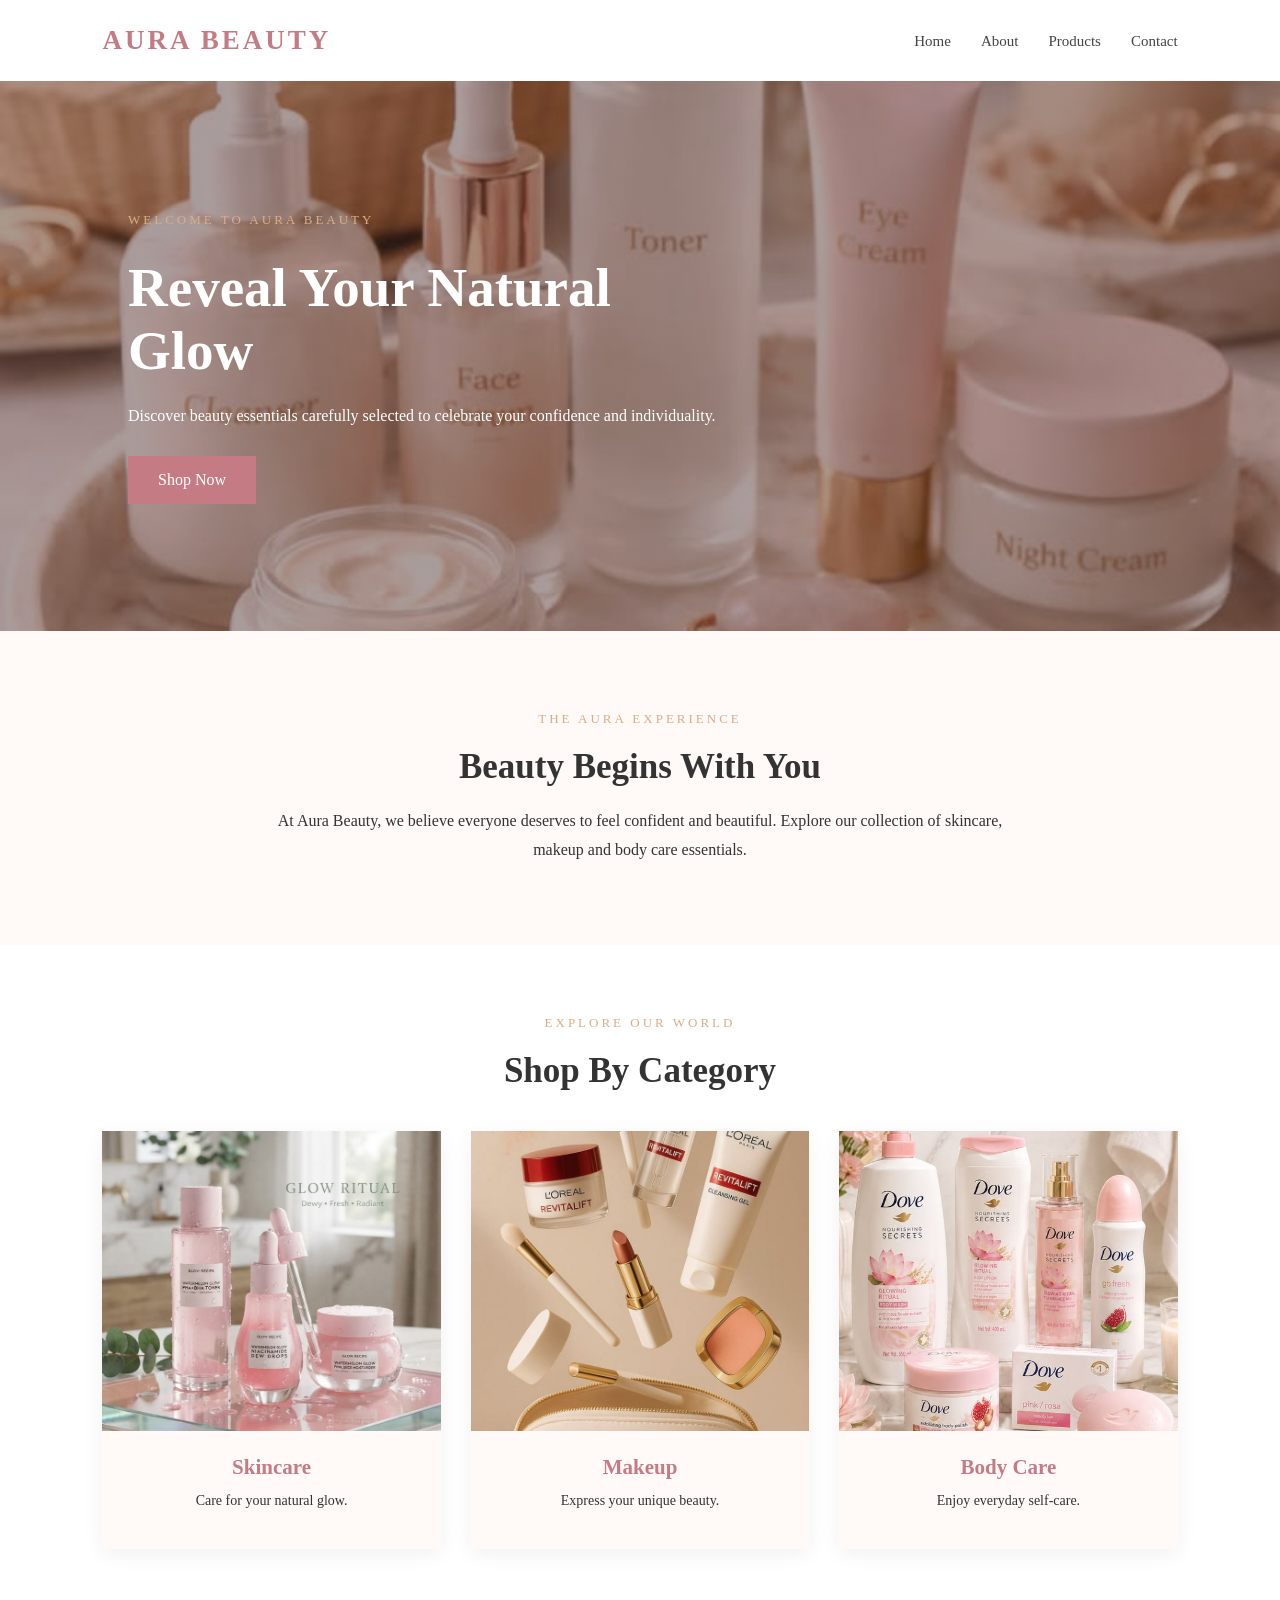
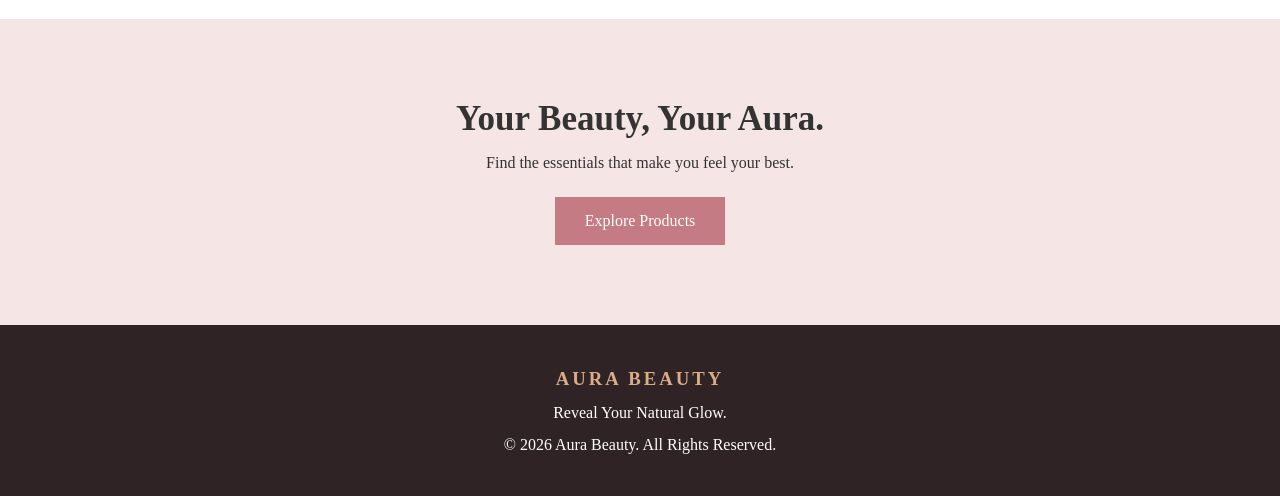
<file: index.html>
<!DOCTYPE html>
<html lang="en">
<head>
    <meta charset="UTF-8">
    <meta name="viewport" content="width=device-width, initial-scale=1.0">
    <title>Aura Beauty | Reveal Your Natural Glow</title>
    <link rel="stylesheet" href="css/style.css">
</head>

<body>

    <header>
        <nav class="navbar">
            <h1 class="logo">AURA BEAUTY</h1>

            <ul class="nav-links">
                <li><a href="index.html">Home</a></li>
                <li><a href="about.html">About</a></li>
                <li><a href="products.html">Products</a></li>
                <li><a href="contact.html">Contact</a></li>
            </ul>
        </nav>
    </header>

    <main>

        <section class="hero">
            <div class="hero-content">
                <p class="subtitle">WELCOME TO AURA BEAUTY</p>

                <h2>Reveal Your Natural Glow</h2>

                <p>
                    Discover beauty essentials carefully selected
                    to celebrate your confidence and individuality.
                </p>

                <a href="products.html" class="hero-button">
                    Shop Now
                </a>
            </div>
        </section>

        <section class="intro">
            <p class="section-label">THE AURA EXPERIENCE</p>

            <h2>Beauty Begins With You</h2>

            <p>
                At Aura Beauty, we believe everyone deserves to feel
                confident and beautiful. Explore our collection of
                skincare, makeup and body care essentials.
            </p>
        </section>

        <section class="categories">

            <p class="section-label">EXPLORE OUR WORLD</p>

            <h2>Shop By Category</h2>

            <div class="category-container">

                <div class="category-card">
                    <img src="images/skincare.jpg" alt="Skincare products">
                    <h3>Skincare</h3>
                    <p>Care for your natural glow.</p>
                </div>

                <div class="category-card">
                    <img src="images/makeup.jpg" alt="Makeup products">
                    <h3>Makeup</h3>
                    <p>Express your unique beauty.</p>
                </div>

                <div class="category-card">
                    <img src="images/bodycare.jpg" alt="Body care products">
                    <h3>Body Care</h3>
                    <p>Enjoy everyday self-care.</p>
                </div>

            </div>

        </section>

        <section class="promo">
            <h2>Your Beauty, Your Aura.</h2>
            <p>Find the essentials that make you feel your best.</p>
            <a href="products.html" class="hero-button">Explore Products</a>
        </section>

    </main>

    <footer>
        <h3>AURA BEAUTY</h3>
        <p>Reveal Your Natural Glow.</p>
        <p>&copy; 2026 Aura Beauty. All Rights Reserved.</p>
    </footer>

    <script src="js/script.js"></script>

</body>
</html>
</file>
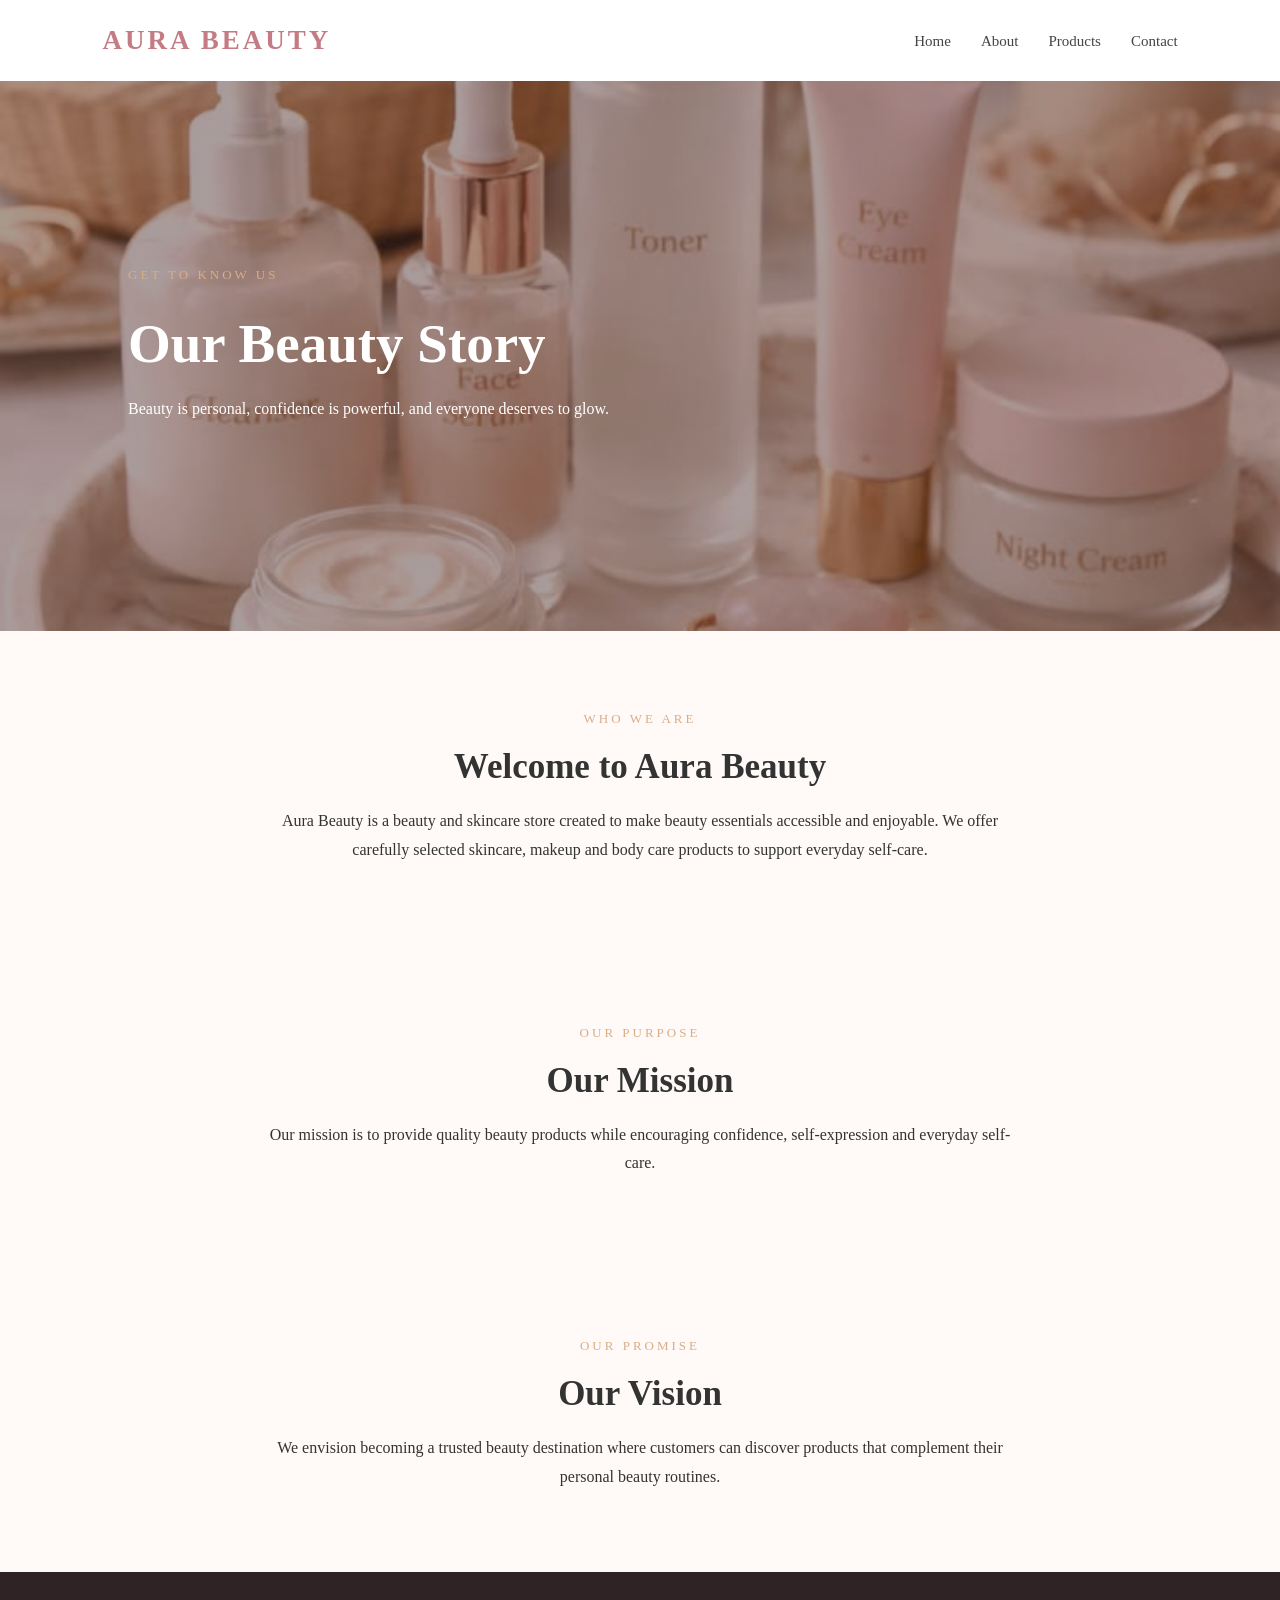
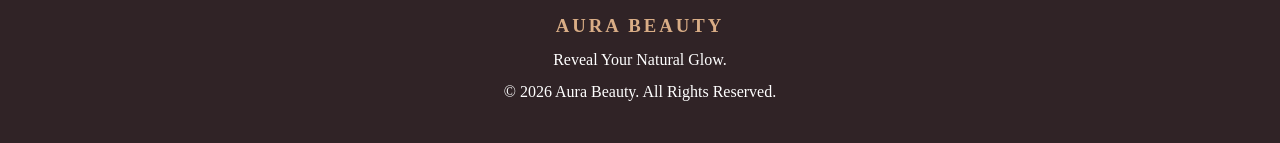
<file: about.html>
<!DOCTYPE html>
<html lang="en">
<head>
    <meta charset="UTF-8">
    <meta name="viewport" content="width=device-width, initial-scale=1.0">
    <title>About Us | Aura Beauty</title>
    <link rel="stylesheet" href="css/style.css">
</head>

<body>

    <header>
        <nav class="navbar">
            <h1 class="logo">AURA BEAUTY</h1>

            <ul class="nav-links">
                <li><a href="index.html">Home</a></li>
                <li><a href="about.html">About</a></li>
                <li><a href="products.html">Products</a></li>
                <li><a href="contact.html">Contact</a></li>
            </ul>
        </nav>
    </header>

    <main>

        <section class="hero">
            <div class="hero-content">
                <p class="subtitle">GET TO KNOW US</p>
                <h2>Our Beauty Story</h2>
                <p>
                    Beauty is personal, confidence is powerful,
                    and everyone deserves to glow.
                </p>
            </div>
        </section>

        <section class="intro">
            <p class="section-label">WHO WE ARE</p>
            <h2>Welcome to Aura Beauty</h2>

            <p>
                Aura Beauty is a beauty and skincare store created
                to make beauty essentials accessible and enjoyable.
                We offer carefully selected skincare, makeup and
                body care products to support everyday self-care.
            </p>
        </section>

        <section class="intro">
            <p class="section-label">OUR PURPOSE</p>
            <h2>Our Mission</h2>

            <p>
                Our mission is to provide quality beauty products
                while encouraging confidence, self-expression
                and everyday self-care.
            </p>
        </section>

        <section class="intro">
            <p class="section-label">OUR PROMISE</p>
            <h2>Our Vision</h2>

            <p>
                We envision becoming a trusted beauty destination
                where customers can discover products that
                complement their personal beauty routines.
            </p>
        </section>

    </main>

    <footer>
        <h3>AURA BEAUTY</h3>
        <p>Reveal Your Natural Glow.</p>
        <p>&copy; 2026 Aura Beauty. All Rights Reserved.</p>
    </footer>

    <script src="js/script.js"></script>

</body>
</html>
</file>
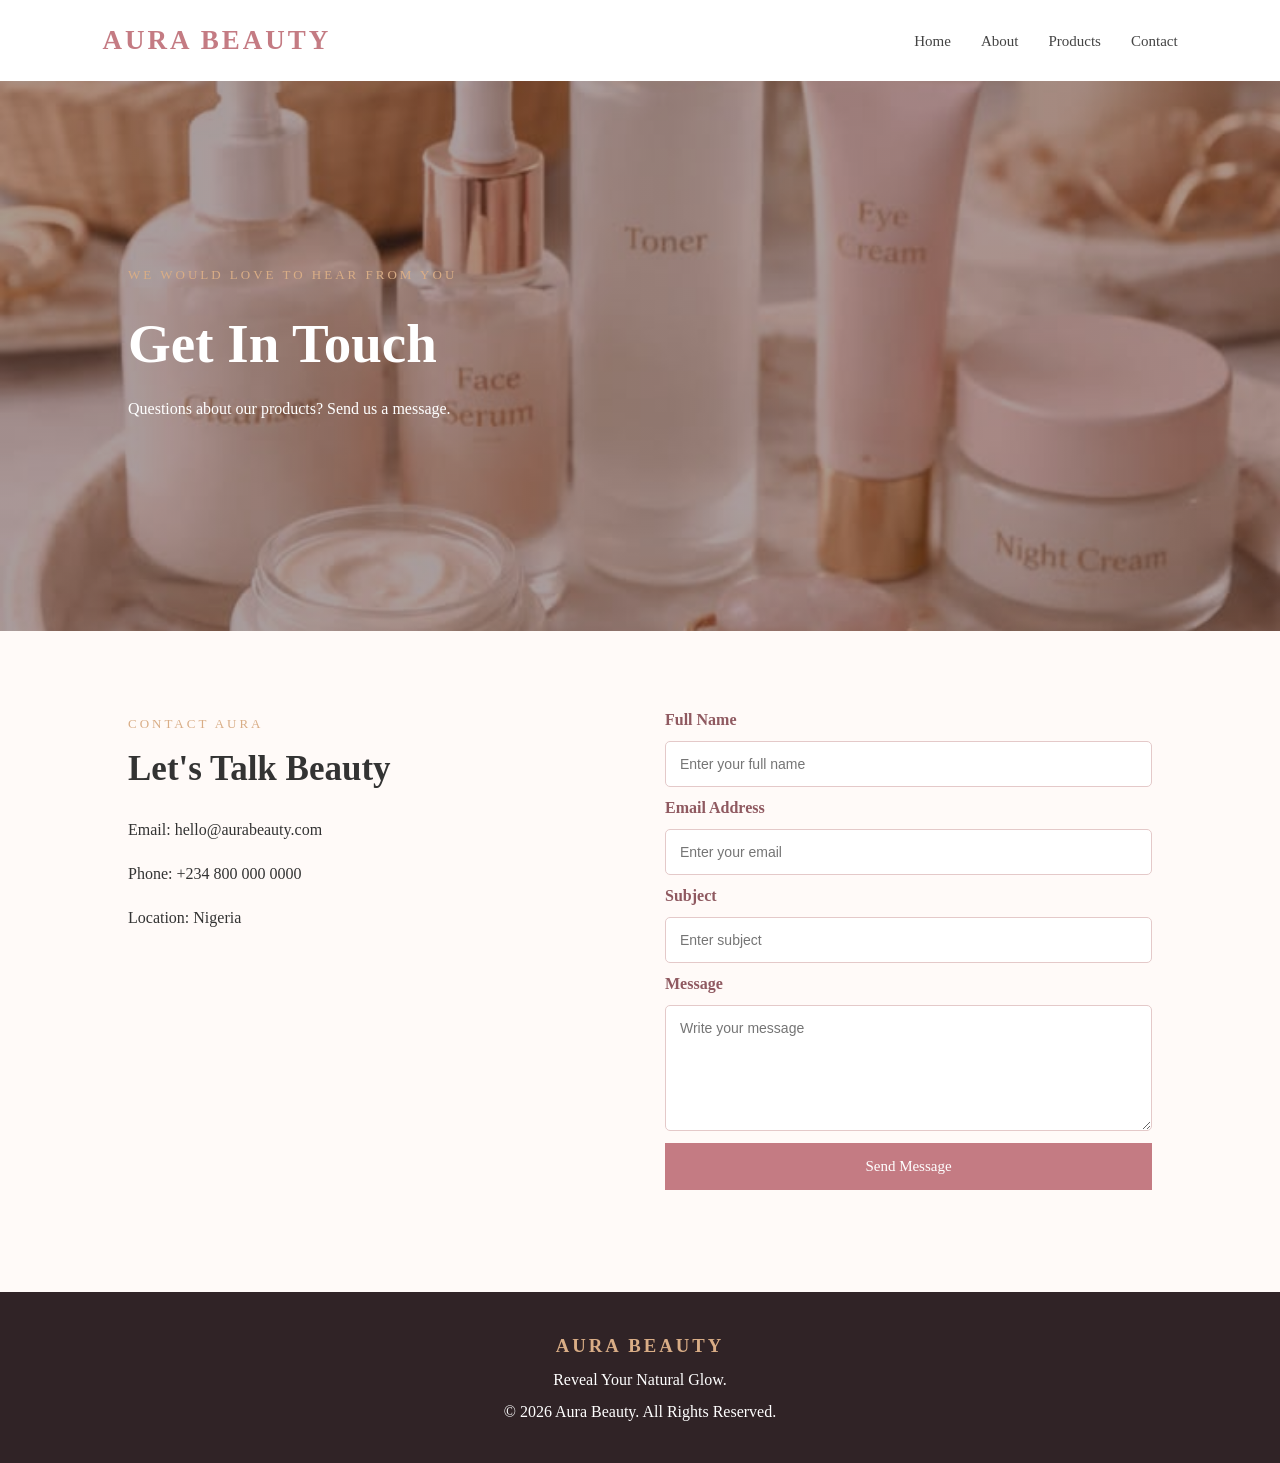
<file: contact.html>
<!DOCTYPE html>
<html lang="en">
<head>
    <meta charset="UTF-8">
    <meta name="viewport" content="width=device-width, initial-scale=1.0">
    <title>Contact Us | Aura Beauty</title>
    <link rel="stylesheet" href="css/style.css">
</head>

<body>

    <header>
        <nav class="navbar">
            <h1 class="logo">AURA BEAUTY</h1>

            <ul class="nav-links">
                <li><a href="index.html">Home</a></li>
                <li><a href="about.html">About</a></li>
                <li><a href="products.html">Products</a></li>
                <li><a href="contact.html">Contact</a></li>
            </ul>
        </nav>
    </header>

    <main>

        <section class="hero">
            <div class="hero-content">
                <p class="subtitle">WE WOULD LOVE TO HEAR FROM YOU</p>
                <h2>Get In Touch</h2>
                <p>Questions about our products? Send us a message.</p>
            </div>
        </section>

        <section class="contact-section">

            <div class="contact-info">
                <p class="section-label">CONTACT AURA</p>
                <h2>Let's Talk Beauty</h2>
                <p>Email: hello@aurabeauty.com</p>
                <p>Phone: +234 800 000 0000</p>
                <p>Location: Nigeria</p>
            </div>

            <form id="contactForm">

                <label for="name">Full Name</label>
                <input type="text" id="name" placeholder="Enter your full name">

                <label for="email">Email Address</label>
                <input type="email" id="email" placeholder="Enter your email">

                <label for="subject">Subject</label>
                <input type="text" id="subject" placeholder="Enter subject">

                <label for="message">Message</label>
                <textarea id="message" rows="6" placeholder="Write your message"></textarea>

                <button type="submit" class="hero-button">Send Message</button>

                <p id="formFeedback" aria-live="polite"></p>

            </form>

        </section>

    </main>

    <footer>
        <h3>AURA BEAUTY</h3>
        <p>Reveal Your Natural Glow.</p>
        <p>&copy; 2026 Aura Beauty. All Rights Reserved.</p>
    </footer>

    <script src="js/script.js"></script>

</body>
</html>
</file>
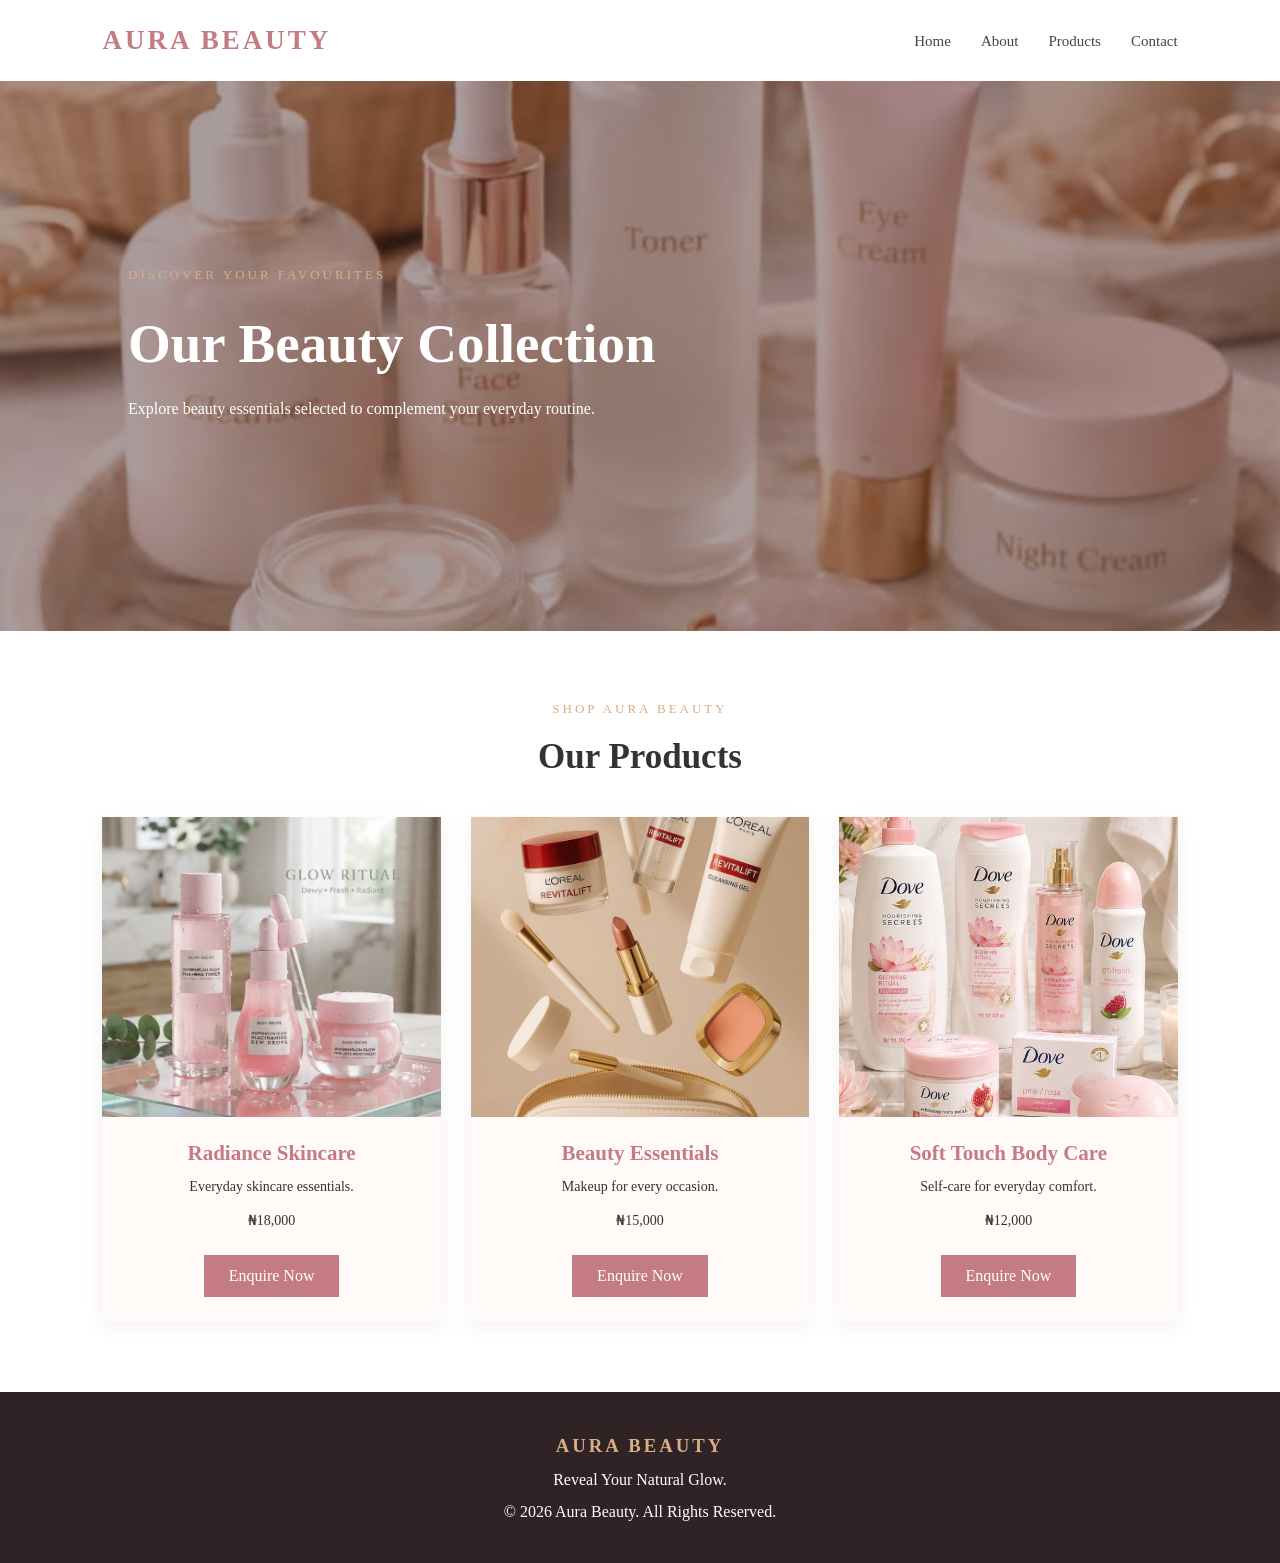
<file: products.html>
<!DOCTYPE html>
<html lang="en">
<head>
    <meta charset="UTF-8">
    <meta name="viewport" content="width=device-width, initial-scale=1.0">
    <title>Our Products | Aura Beauty</title>
    <link rel="stylesheet" href="css/style.css">
</head>

<body>

    <header>
        <nav class="navbar">
            <h1 class="logo">AURA BEAUTY</h1>

            <ul class="nav-links">
                <li><a href="index.html">Home</a></li>
                <li><a href="about.html">About</a></li>
                <li><a href="products.html">Products</a></li>
                <li><a href="contact.html">Contact</a></li>
            </ul>
        </nav>
    </header>

    <main>

        <section class="hero">
            <div class="hero-content">
                <p class="subtitle">DISCOVER YOUR FAVOURITES</p>
                <h2>Our Beauty Collection</h2>
                <p>
                    Explore beauty essentials selected
                    to complement your everyday routine.
                </p>
            </div>
        </section>

        <section class="categories">
            <p class="section-label">SHOP AURA BEAUTY</p>
            <h2>Our Products</h2>

            <div class="category-container">

                <div class="category-card">
                    <img src="images/skincare.jpg" alt="Skincare collection">
                    <h3>Radiance Skincare</h3>
                    <p>Everyday skincare essentials.</p>
                    <p>₦18,000</p>
                    <a href="contact.html" class="hero-button">Enquire Now</a>
                </div>

                <div class="category-card">
                    <img src="images/makeup.jpg" alt="Makeup collection">
                    <h3>Beauty Essentials</h3>
                    <p>Makeup for every occasion.</p>
                    <p>₦15,000</p>
                    <a href="contact.html" class="hero-button">Enquire Now</a>
                </div>

                <div class="category-card">
                    <img src="images/bodycare.jpg" alt="Body care collection">
                    <h3>Soft Touch Body Care</h3>
                    <p>Self-care for everyday comfort.</p>
                    <p>₦12,000</p>
                    <a href="contact.html" class="hero-button">Enquire Now</a>
                </div>

            </div>
        </section>

    </main>

    <footer>
        <h3>AURA BEAUTY</h3>
        <p>Reveal Your Natural Glow.</p>
        <p>&copy; 2026 Aura Beauty. All Rights Reserved.</p>
    </footer>

    <script src="js/script.js"></script>

</body>
</html>
</file>
<file: css/style.css>
/* GENERAL STYLING */
* {
    margin: 0;
    padding: 0;
    box-sizing: border-box;
}

body {
    font-family: Georgia, serif;
    background-color: #fffaf8;
    color: #333;
}

/* NAVIGATION BAR */
.navbar {
    background-color: #fff;
    display: flex;
    justify-content: space-between;
    align-items: center;
    padding: 25px 8%;
    box-shadow: 0 2px 10px rgba(0,0,0,0.05);
}

.logo {
    color: #c47b83;
    font-size: 27px;
    letter-spacing: 3px;
}

.nav-links {
    display: flex;
    list-style: none;
    gap: 30px;
}

.nav-links a {
    color: #444;
    text-decoration: none;
    font-size: 15px;
    transition: 0.3s;
}

.nav-links a:hover {
    color: #c47b83;
}

/* HERO SECTION */
.hero {
    min-height: 550px;
    background-image: linear-gradient(
    rgba(65, 35, 40, 0.45),
    rgba(65, 35, 40, 0.45)
), url("../images/hero.jpg");

background-size: cover;
background-position: center;
background-repeat: no-repeat;
    display: flex;
    align-items: center;
    padding: 60px 10%;
    color: white;
}

.hero-content {
    max-width: 600px;
}

.subtitle,
.section-label {
    color: #d9ad86;
    letter-spacing: 3px;
    font-size: 13px;
    margin-bottom: 20px;
}

.hero h2 {
    font-size: 55px;
    margin-bottom: 20px;
}

.hero-content p {
    line-height: 1.8;
    margin-bottom: 25px;
}

.hero-button {
    display: inline-block;
    background-color: #c47b83;
    color: white;
    padding: 15px 30px;
    text-decoration: none;
    transition: 0.3s;
}

.hero-button:hover {
    background-color: #a85e68;
}

/* INTRODUCTION */
.intro {
    text-align: center;
    padding: 80px 15%;
}

.intro h2,
.categories h2 {
    font-size: 35px;
    margin-bottom: 20px;
}

.intro > p:last-child {
    line-height: 1.8;
    max-width: 750px;
    margin: auto;
}

/* CATEGORIES */
.categories {
    text-align: center;
    padding: 70px 8%;
    background-color: #fff;
}

.category-container {
    display: grid;
    grid-template-columns: repeat(3, 1fr);
    gap: 30px;
    margin-top: 40px;
}

.category-card {
    background-color: #fffaf8;
    padding-bottom: 25px;
}

.category-card img {
    width: 100%;
    height: 300px;
    object-fit: cover;
}

.category-card h3 {
    color: #c47b83;
    margin: 20px 0 10px;
}

.category-card p {
    font-size: 14px;
}

/* PROMOTION SECTION */
.promo {
    text-align: center;
    padding: 80px 20px;
    background-color: #f5e5e4;
}

.promo h2 {
    font-size: 35px;
    margin-bottom: 15px;
}

.promo p {
    margin-bottom: 25px;
}

/* FOOTER */
footer {
    background-color: #302326;
    color: white;
    text-align: center;
    padding: 35px;
    line-height: 2;
}

footer h3 {
    color: #d9ad86;
    letter-spacing: 3px;
}
/* PRODUCT PAGE STYLING */

.category-card {
    background-color: #fffaf8;
    padding-bottom: 25px;
    box-shadow: 0 5px 20px rgba(0, 0, 0, 0.06);
    transition: 0.3s;
}

.category-card:hover {
    transform: translateY(-8px);
}

.category-card h3 {
    color: #c47b83;
    margin: 20px 0 10px;
    font-size: 21px;
}

.category-card p {
    margin-bottom: 12px;
    line-height: 1.6;
}

.category-card .hero-button {
    margin-top: 10px;
    padding: 12px 25px;
}

/* CONTACT PAGE */

.contact-section {
    display: grid;
    grid-template-columns: 1fr 1fr;
    gap: 50px;
    padding: 80px 10%;
    align-items: start;
    background-color: #fffaf8;
}

.contact-info h2 {
    font-size: 35px;
    margin-bottom: 25px;
}

.contact-info p {
    line-height: 2;
    margin-bottom: 12px;
}

.contact-section form {
    display: flex;
    flex-direction: column;
    gap: 12px;
}

.contact-section label {
    font-weight: bold;
    color: #8f5960;
}

.contact-section input,
.contact-section textarea {
    width: 100%;
    padding: 14px;
    border: 1px solid #e4c9c9;
    border-radius: 5px;
    font-family: Arial, sans-serif;
    font-size: 14px;
    outline: none;
}

.contact-section input:focus,
.contact-section textarea:focus {
    border-color: #c47b83;
}

.contact-section textarea {
    resize: vertical;
}

.contact-section button {
    border: none;
    cursor: pointer;
    font-family: Georgia, serif;
    font-size: 15px;
}

#formFeedback {
    margin-top: 10px;
    font-size: 14px;
}
/* RESPONSIVE DESIGN */

/* TABLETS */
@media screen and (max-width: 900px) {

    .navbar {
        padding: 20px 5%;
    }

    .nav-links {
        gap: 15px;
    }

    .category-container {
        grid-template-columns: repeat(2, 1fr);
    }

    .contact-section {
        padding: 60px 5%;
        gap: 30px;
    }

    .hero h2 {
        font-size: 42px;
    }
}

/* MOBILE PHONES */
@media screen and (max-width: 600px) {

    .navbar {
        flex-direction: column;
        gap: 20px;
    }

    .nav-links {
        flex-wrap: wrap;
        justify-content: center;
        gap: 15px;
    }

    .hero {
        min-height: 450px;
        padding: 40px 7%;
    }

    .hero h2 {
        font-size: 35px;
    }

    .intro {
        padding: 60px 8%;
    }

    .categories {
        padding: 50px 7%;
    }

    .category-container {
        grid-template-columns: 1fr;
    }

    .contact-section {
        grid-template-columns: 1fr;
        padding: 50px 7%;
    }

    .promo h2 {
        font-size: 28px;
    }
}
</file>
